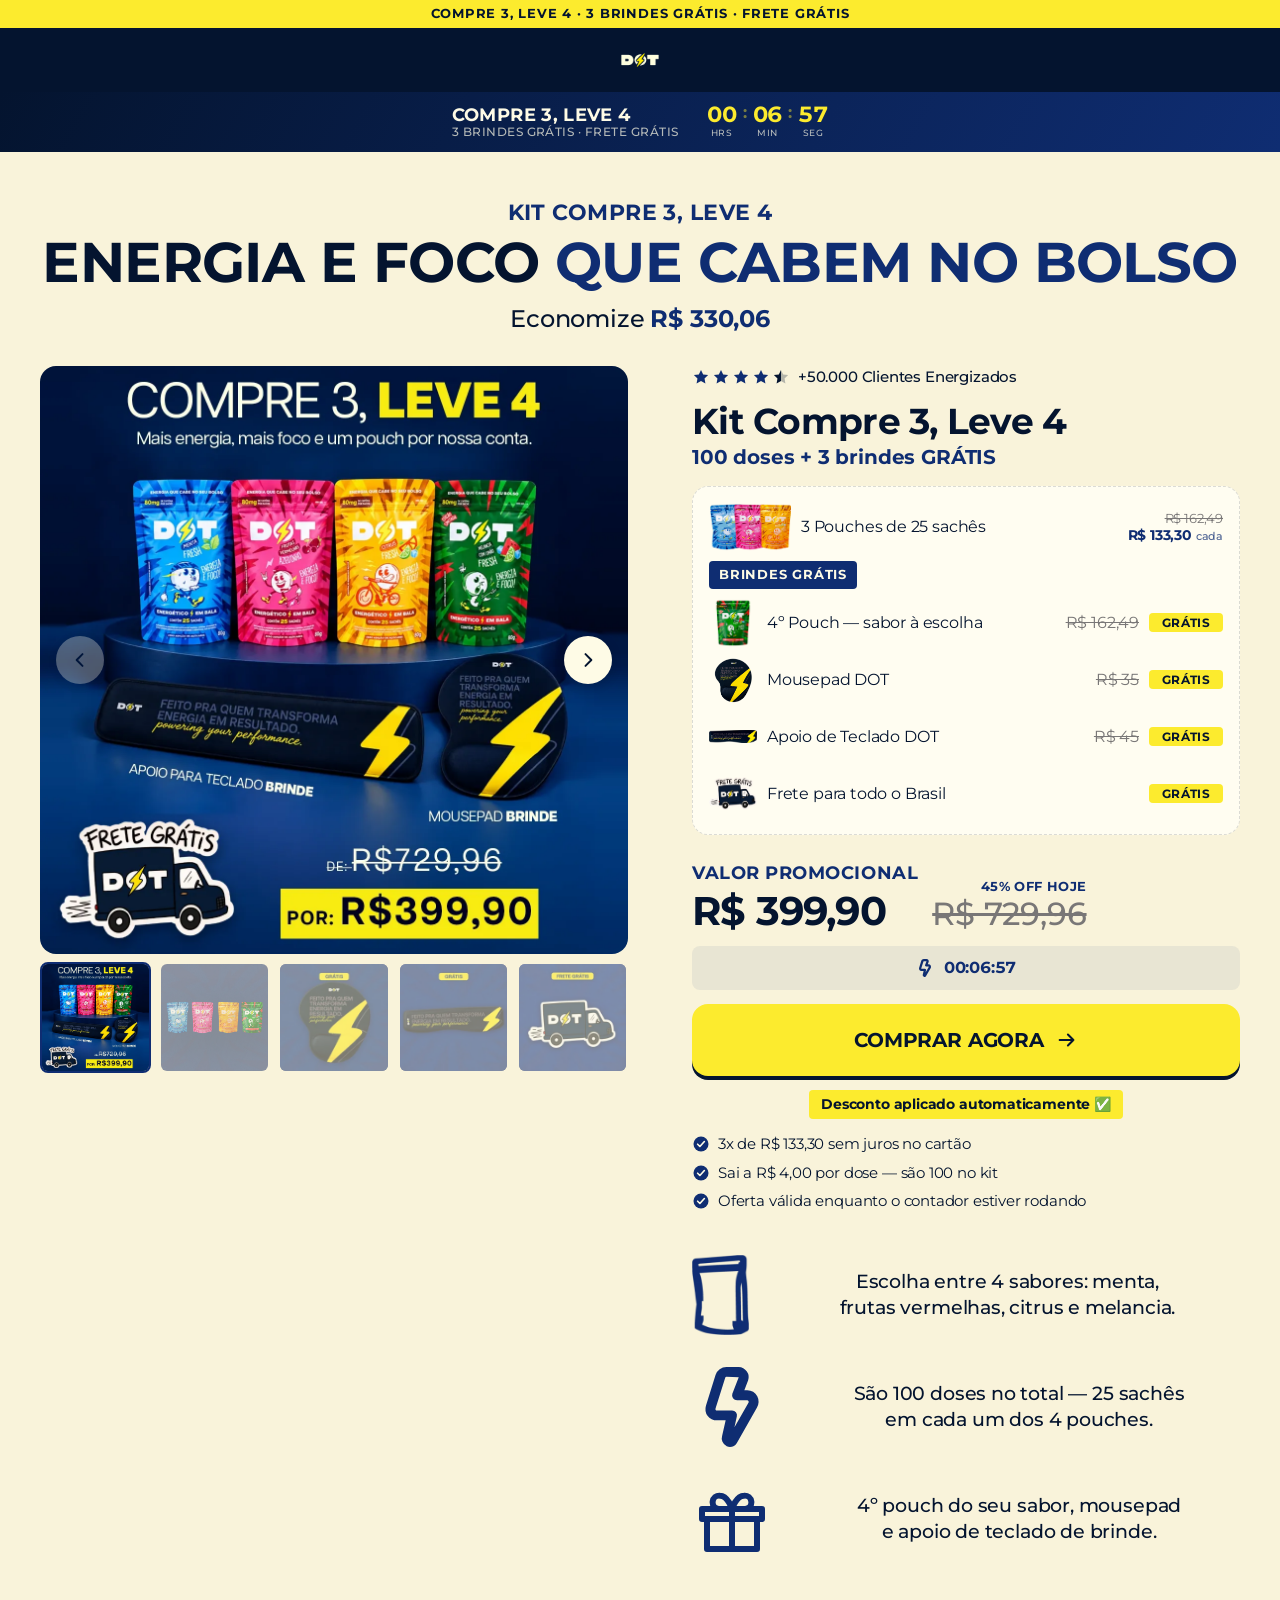
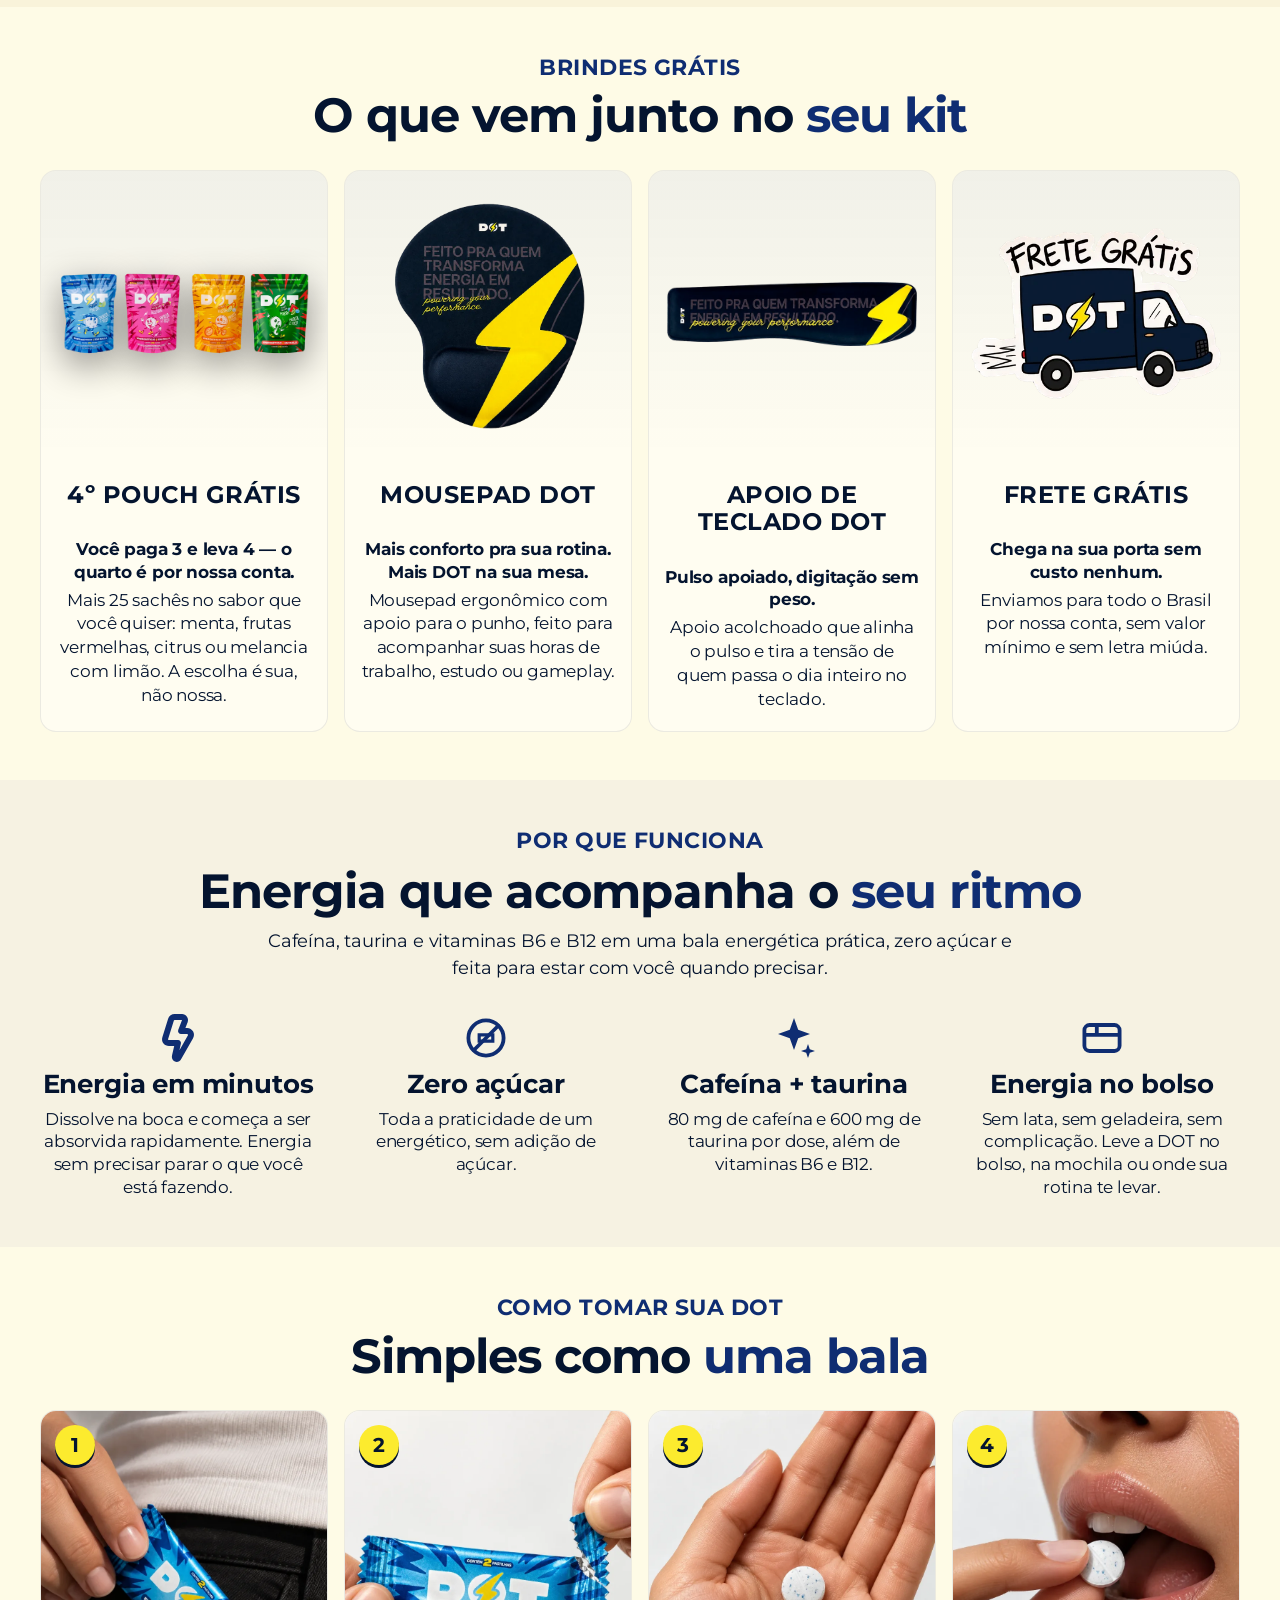
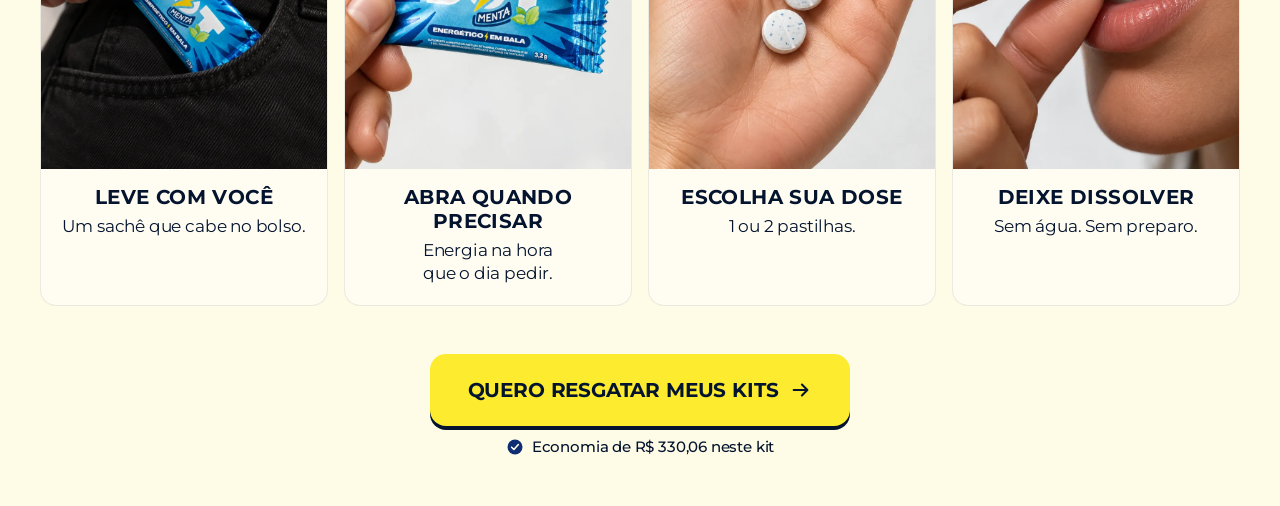
<file: index.html>
<!doctype html>
<html lang="pt-BR">
<head>
<meta charset="utf-8">
<meta name="viewport" content="width=device-width, initial-scale=1">
<title>Compre 3, Leve 4 — 100 doses + 3 brindes | DOT Energy</title>
<meta name="description" content="Compre 3 pouches de 25 sachês e leve o 4º grátis, no sabor que você escolher — menta, frutas vermelhas, citrus ou melancia — com mousepad, apoio de teclado e frete grátis. De R$ 729,96 por R$ 399,90.">

<!-- a capa e a maior imagem da primeira tela: comeca a baixar antes do CSS e do Swiper -->
<link rel="preload" as="image" href="assets/galeria-capa-compre3-leve4.webp" fetchpriority="high">
<link rel="preconnect" href="https://fonts.googleapis.com">
<link rel="preconnect" href="https://fonts.gstatic.com" crossorigin>
<link rel="preconnect" href="https://cdn.jsdelivr.net">
<link href="https://fonts.googleapis.com/css2?family=Montserrat:ital,wght@0,400;0,500;0,700;1,400;1,700&display=swap" rel="stylesheet">
<link rel="stylesheet" href="https://cdn.jsdelivr.net/npm/swiper@11.1.14/swiper-bundle.min.css">
<link rel="stylesheet" href="v2.css">
</head>
<body>

<svg width="0" height="0" style="position:absolute" aria-hidden="true"><defs>
  <symbol id="i-bolt" viewBox="0 0 24 24"><path d="M11.38 24Q10.9 24 10.42 23.76Q9.54 23.36 9.14 22.44Q8.74 21.52 9.06 20.56L10.1 16H7.46Q6.66 16 5.9 15.64Q5.14 15.28 4.66 14.64Q4.18 14 4.06 13.2Q3.94 12.4 4.18 11.6L7.06 2.4Q7.38 1.36 8.3 0.68Q9.22 0 10.34 0H14.02Q14.74 0 15.38 0.36Q16.02 0.72 16.46 1.32Q16.9 1.92 16.98 2.64Q17.06 3.36 16.82 4.08L15.7 6.96H16.58Q17.54 6.96 18.34 7.44Q19.14 7.92 19.58 8.76Q20.02 9.6 19.98 10.52Q19.94 11.44 19.46 12.24L13.46 22.8Q13.14 23.36 12.58 23.68Q12.02 24 11.38 24ZM10.34 2.96Q10.02 2.96 9.94 3.28L7.06 12.48Q6.98 12.72 7.1 12.88Q7.22 13.04 7.46 13.04H12.02Q12.74 13.04 13.18 13.6Q13.62 14.16 13.46 14.8L12.74 18.08L16.98 10.64Q17.06 10.4 16.94 10.2Q16.82 10 16.58 10H13.54Q12.74 10 12.3 9.36Q11.86 8.72 12.1 8L14.02 3.04Z" fill="currentColor"/></symbol>
  <symbol id="i-check" viewBox="0 0 24 24"><circle cx="12" cy="12" r="10" fill="currentColor"/><path d="m7.5 12.3 3 3 6-6.6" fill="none" stroke="#fefbe6" stroke-width="2.2" stroke-linecap="round" stroke-linejoin="round"/></symbol>
  <symbol id="i-arrow" viewBox="0 0 24 24"><path d="M4 12h15m0 0-6-6m6 6-6 6" fill="none" stroke="currentColor" stroke-width="2.2" stroke-linecap="round" stroke-linejoin="round"/></symbol>
  <symbol id="i-star" viewBox="0 0 24 24"><path d="m12 2.5 2.9 6 6.6.9-4.8 4.6 1.2 6.5-5.9-3.1-5.9 3.1 1.2-6.5L2.5 9.4l6.6-.9 2.9-6Z" fill="currentColor"/></symbol>
  <symbol id="i-star-half" viewBox="0 0 24 24"><defs><linearGradient id="half-fill" x1="0" x2="1" y1="0" y2="0"><stop offset="50%" stop-color="currentColor"/><stop offset="50%" stop-color="currentColor" stop-opacity=".28"/></linearGradient></defs><path d="m12 2.5 2.9 6 6.6.9-4.8 4.6 1.2 6.5-5.9-3.1-5.9 3.1 1.2-6.5L2.5 9.4l6.6-.9 2.9-6Z" fill="url(#half-fill)"/></symbol>
  <symbol id="i-plus" viewBox="0 0 24 24"><path d="M12 5v14M5 12h14" fill="none" stroke="currentColor" stroke-width="2.4" stroke-linecap="round"/></symbol>
  <symbol id="i-gift" viewBox="0 0 24 24"><path d="M3 9h18v3H3V9Zm1.5 3H19.5v9h-15v-9ZM12 9v12M12 9s-1.2-4-3.6-4A2 2 0 0 0 8 9h4Zm0 0s1.2-4 3.6-4A2 2 0 0 1 16 9h-4Z" fill="none" stroke="currentColor" stroke-width="1.8" stroke-linejoin="round"/></symbol>
  <symbol id="i-sparkle" viewBox="0 0 24 24"><path d="m12 2 2.1 5.9L20 10l-5.9 2.1L12 18l-2.1-5.9L4 10l5.9-2.1L12 2Z" fill="currentColor"/><path d="m19 15 .9 2.6 2.6.9-2.6.9-.9 2.6-.9-2.6-2.6-.9 2.6-.9.9-2.6Z" fill="currentColor"/></symbol>
  <symbol id="i-target" viewBox="0 0 24 24"><circle cx="12" cy="12" r="8.5" fill="none" stroke="currentColor" stroke-width="1.9"/><circle cx="12" cy="12" r="4.4" fill="none" stroke="currentColor" stroke-width="1.9"/><circle cx="12" cy="12" r="1.5" fill="currentColor"/></symbol>
  <symbol id="i-nosugar" viewBox="0 0 24 24"><circle cx="12" cy="12" r="8.8" fill="none" stroke="currentColor" stroke-width="1.9"/><path d="M6 18 18 6" stroke="currentColor" stroke-width="1.9" stroke-linecap="round"/><path d="M8.6 10.4h6.8v3.2H8.6z" fill="none" stroke="currentColor" stroke-width="1.6"/></symbol>
  <symbol id="i-vitamin" viewBox="0 0 24 24"><g transform="rotate(-45 12 12)" fill="none" stroke="currentColor" stroke-width="1.9"><rect x="2.2" y="8.3" width="19.6" height="7.4" rx="3.7"/><path d="M12 8.3v7.4"/></g></symbol>
  <symbol id="i-pocket" viewBox="0 0 24 24"><rect x="3.2" y="5.5" width="17.6" height="13" rx="2.6" fill="none" stroke="currentColor" stroke-width="1.9"/><path d="M3.2 10.4h17.6M9.4 5.5v4.9" fill="none" stroke="currentColor" stroke-width="1.9"/></symbol>
</defs></svg>

<!-- ================= 1 · HEADER + COUNTDOWN ================= -->
<header class="navbar">
  <div class="announce">Compre 3, Leve 4 &middot; 3 brindes grátis &middot; frete grátis</div>
  <!-- so o logo, centralizado: o menu e a sacola nao levavam a lugar nenhum -->
  <div class="nav-row">
    <img class="nav-logo" src="assets/logo-dot.webp" alt="DOT Energy" width="240" height="240" loading="eager" decoding="async">
  </div>
</header>

<!-- data-minutes: duracao da contagem; data-extra-minutes: o que o botao "Sim" devolve -->
<div class="salebar" id="salebar" data-minutes="7" data-extra-minutes="5">
  <div class="salebar__left">
    <span class="salebar__title">Compre 3, Leve 4</span>
    <span class="salebar__desc">3 brindes grátis &middot; frete grátis</span>
  </div>

  <div class="timer" role="timer" aria-label="Tempo restante da oferta">
    <div class="timer__unit"><span class="timer__num" data-t="h">00</span><span class="timer__lab">HRS</span></div>
    <span class="timer__sep">:</span>
    <div class="timer__unit"><span class="timer__num" data-t="m">00</span><span class="timer__lab">MIN</span></div>
    <span class="timer__sep">:</span>
    <div class="timer__unit"><span class="timer__num" data-t="s">00</span><span class="timer__lab">SEG</span></div>
  </div>

  <div class="more-time">
    <span class="more-time__label">Precisa de mais tempo?</span>
    <button class="more-time__btn" type="button" data-reset-timer>Sim</button>
  </div>

  <div class="reserved">Oferta reservada</div>
</div>

<main>

<!-- ================= 2 · OFERTA ================= -->
<section class="section offer" id="oferta">
  <div class="container">

    <div class="offer__head">
      <p class="eyebrow">Kit Compre 3, Leve 4</p>
      <h1 class="h1">Energia e foco <span class="hl">que cabem no bolso</span></h1>
      <p class="offer__sub">Economize <strong>R$ 330,06</strong></p>
    </div>

    <div class="offer__layout">

      <!-- Galeria -->
      <div class="offer__gallery">
        <div class="gallery__main swiper" id="galleryMain">
          <div class="swiper-wrapper">

            <!-- capa da oferta 8, montada a partir da arte original (1080x1384, em assets-src): corte do
                 titulo ao preco, sem a faixa "oferta limitada". O 45% OFF e o FRETE GRATIS escrito sairam,
                 e no lugar deles entrou o adesivo do caminhao (assets-src/brinde-frete-gratis.png), a 40px
                 da borda esquerda e com a base alinhada a da caixa do preco. O fundo foi estendido 54px de
                 cada lado para fechar o quadrado da galeria -->
            <div class="swiper-slide"><div class="gallery__slide gallery__slide--full media-frame"><img src="assets/galeria-capa-compre3-leve4.webp" alt="Compre 3, leve 4: os 4 pouches DOT (menta, frutas vermelhas, citrus e melancia com limão), apoio de teclado e mousepad de brinde e frete grátis, de R$ 729,96 por R$ 399,90" width="1188" height="1188" loading="eager" decoding="async" fetchpriority="high"></div></div>

            <div class="swiper-slide">
              <div class="gallery__slide media-frame">
                <div class="compo compo--sabores">
                  <figure><img src="assets/sabor-menta.webp"    alt="Sabor menta" width="300" height="433" loading="lazy" decoding="async"><figcaption>Menta</figcaption></figure>
                  <figure><img src="assets/sabor-frutas.webp"   alt="Sabor frutas vermelhas" width="300" height="433" loading="lazy" decoding="async"><figcaption>Frutas<br>vermelhas</figcaption></figure>
                  <figure><img src="assets/sabor-citrus.webp"   alt="Sabor citrus" width="300" height="433" loading="lazy" decoding="async"><figcaption>Citrus</figcaption></figure>
                  <figure><img src="assets/sabor-melancia.webp" alt="Sabor melancia com limão" width="300" height="433" loading="lazy" decoding="async"><figcaption>Melancia<br>c/ limão</figcaption></figure>
                </div>
              </div>
            </div>

            <div class="swiper-slide"><div class="gallery__slide gallery__slide--full media-frame"><img src="assets/galeria-mousepad-gratis.webp"      alt="Mousepad DOT grátis" width="1254" height="1254" loading="lazy" decoding="async"></div></div>
            <div class="swiper-slide"><div class="gallery__slide gallery__slide--full media-frame"><img src="assets/galeria-apoio-teclado-gratis.webp" alt="Apoio de teclado DOT grátis" width="1254" height="1254" loading="lazy" decoding="async"></div></div>
            <div class="swiper-slide"><div class="gallery__slide gallery__slide--full media-frame"><img src="assets/galeria-frete-gratis.webp"        alt="Frete grátis para todo o Brasil" width="1254" height="1254" loading="lazy" decoding="async"></div></div>

          </div>

          <button class="nav-arrow nav-arrow--prev" id="galleryPrev" type="button" aria-label="Imagem anterior">
            <svg width="20" height="20" viewBox="0 0 24 24" aria-hidden="true"><path d="M15 5 8 12l7 7" fill="none" stroke="currentColor" stroke-width="2.4" stroke-linecap="round" stroke-linejoin="round"/></svg>
          </button>
          <button class="nav-arrow nav-arrow--next" id="galleryNext" type="button" aria-label="Próxima imagem">
            <svg width="20" height="20" viewBox="0 0 24 24" aria-hidden="true"><path d="m9 5 7 7-7 7" fill="none" stroke="currentColor" stroke-width="2.4" stroke-linecap="round" stroke-linejoin="round"/></svg>
          </button>
        </div>

        <div class="gallery__thumbs swiper" id="galleryThumbs">
          <div class="swiper-wrapper">
            <div class="swiper-slide"><div class="gallery__slide gallery__slide--full media-frame"><img src="assets/galeria-capa-compre3-leve4.webp" alt="" width="1188" height="1188" loading="eager" decoding="async"></div></div>
            <div class="swiper-slide">
              <div class="gallery__slide media-frame">
                <div class="compo compo--sabores">
                  <figure><img src="assets/sabor-menta.webp"    alt="" width="300" height="433" loading="eager" decoding="async"></figure>
                  <figure><img src="assets/sabor-frutas.webp"   alt="" width="300" height="433" loading="eager" decoding="async"></figure>
                  <figure><img src="assets/sabor-citrus.webp"   alt="" width="300" height="433" loading="eager" decoding="async"></figure>
                  <figure><img src="assets/sabor-melancia.webp" alt="" width="300" height="433" loading="eager" decoding="async"></figure>
                </div>
              </div>
            </div>
            <div class="swiper-slide"><div class="gallery__slide gallery__slide--full media-frame"><img src="assets/galeria-mousepad-gratis-mini.webp" alt="" width="240" height="240" loading="eager" decoding="async"></div></div>
            <div class="swiper-slide"><div class="gallery__slide gallery__slide--full media-frame"><img src="assets/galeria-apoio-teclado-gratis-mini.webp" alt="" width="240" height="240" loading="eager" decoding="async"></div></div>
            <div class="swiper-slide"><div class="gallery__slide gallery__slide--full media-frame"><img src="assets/galeria-frete-gratis-mini.webp" alt="" width="240" height="240" loading="eager" decoding="async"></div></div>
          </div>
        </div>
      </div>

      <!-- Card -->
      <div class="offer__card">
        <div class="card">

          <div class="rating">
            <span class="rating__stars" role="img" aria-label="4,5 de 5 estrelas">
              <svg width="18" height="18"><use href="#i-star"/></svg><svg width="18" height="18"><use href="#i-star"/></svg><svg width="18" height="18"><use href="#i-star"/></svg><svg width="18" height="18"><use href="#i-star"/></svg><svg width="18" height="18"><use href="#i-star-half"/></svg>
            </span>
            <span class="rating__count">+50.000 Clientes Energizados</span>
          </div>

          <div>
            <h2 class="card__title">Kit Compre 3, Leve 4</h2>
            <p class="card__doses">100 doses + 3 brindes GRÁTIS</p>
          </div>

          <div class="gifts-box">
            <ul class="gift-list">
              <li>
                <span class="gift-list__trio">
                  <img class="gift-list__img" src="assets/sabor-menta.webp"  alt="Pouch de menta" width="300" height="433" loading="lazy" decoding="async">
                  <img class="gift-list__img" src="assets/sabor-frutas.webp" alt="Pouch de frutas vermelhas" width="300" height="433" loading="lazy" decoding="async">
                  <img class="gift-list__img" src="assets/sabor-citrus.webp" alt="Pouch de citrus" width="300" height="433" loading="lazy" decoding="async">
                </span>
                <span class="gift-list__name">3 Pouches de 25 sachês</span>
                <span class="gift-list__price">
                  <span class="gift-list__was">R$ 162,49</span>
                  <span class="now">R$ 133,30 <small>cada</small></span>
                </span>
              </li>
            </ul>

            <span class="tag">Brindes grátis</span>

            <ul class="gift-list">
              <li>
                <span class="gift-list__img gift-list__img--giro" role="img" aria-label="4º pouch DOT, grátis, no sabor que você escolher">
                  <img class="is-on" src="assets/sabor-melancia.webp" alt="" width="300" height="433" loading="lazy" decoding="async">
                  <img src="assets/sabor-menta.webp" alt="" width="300" height="433" loading="lazy" decoding="async">
                  <img src="assets/sabor-frutas.webp" alt="" width="300" height="433" loading="lazy" decoding="async">
                  <img src="assets/sabor-citrus.webp" alt="" width="300" height="433" loading="lazy" decoding="async">
                </span>
                <span class="gift-list__name">4º Pouch — sabor à escolha</span>
                <span class="gift-list__was">R$ 162,49</span>
                <span class="free">Grátis</span>
              </li>
              <li>
                <img class="gift-list__img" src="assets/brinde-mousepad.webp" alt="Mousepad DOT" width="620" height="751" loading="lazy" decoding="async">
                <span class="gift-list__name">Mousepad DOT</span>
                <span class="gift-list__was">R$ 35</span>
                <span class="free">Grátis</span>
              </li>
              <li>
                <img class="gift-list__img" src="assets/brinde-apoio-teclado.webp" alt="Apoio de teclado DOT" width="620" height="158" loading="lazy" decoding="async">
                <span class="gift-list__name">Apoio de Teclado DOT</span>
                <span class="gift-list__was">R$ 45</span>
                <span class="free">Grátis</span>
              </li>
              <li>
                <img class="gift-list__img" src="assets/brinde-frete-gratis.webp" alt="Frete grátis DOT" width="420" height="287" loading="lazy" decoding="async">
                <span class="gift-list__name">Frete para todo o Brasil</span>
                <span class="free">Grátis</span>
              </li>
            </ul>
          </div>

          <div class="price">
            <p class="price__label">Valor promocional</p>
            <span class="price__badge">45% OFF hoje</span>
            <span class="price__now">R$ 399,90</span>
            <span class="price__was">R$ 729,96</span>
          </div>

          <div class="urgency">
            <svg width="18" height="18" aria-hidden="true"><use href="#i-bolt"/></svg>
            <span class="urgency__time" id="timerInline">00:00:00</span>
            <span class="more-time">
              <span class="more-time__label">Precisa de mais tempo?</span>
              <button class="more-time__btn" type="button" data-reset-timer>Sim</button>
            </span>
            <span class="reserved">Oferta reservada</span>
          </div>

          <!-- data-checkout: link de compra da Yampi (/r/). O cupom nao fica aqui: e um por
               sabor, no data-cupom da etapa 2 do popup, como na oferta 5. A conta dos R$ 399,90:
               3 pouches (R$ 487,47) + kit mousepad+teclado (R$ 80) - desconto progressivo da loja
               (R$ 112,56) - cupom (R$ 55,01). -->
          <a class="btn" href="#" id="checkoutBtn" data-open-flavors data-checkout="https://seguro.minhadot.com/r/">
            Comprar agora
            <svg width="22" height="22" aria-hidden="true"><use href="#i-arrow"/></svg>
          </a>

          <span class="autodiscount">Desconto aplicado automaticamente ✅</span>

          <ul class="assurances">
            <li><svg width="18" height="18" aria-hidden="true"><use href="#i-check"/></svg>3x de R$ 133,30 sem juros no cartão</li>
            <li><svg width="18" height="18" aria-hidden="true"><use href="#i-check"/></svg>Sai a R$ 4,00 por dose — são 100 no kit</li>
            <li><svg width="18" height="18" aria-hidden="true"><use href="#i-check"/></svg>Oferta válida enquanto o contador estiver rodando</li>
          </ul>

          <ul class="bullets">
            <li class="bullet">
              <img class="bullet__icon" src="assets/icone-pouch.webp" alt="" width="128" height="180" loading="lazy" decoding="async">
              <span>Escolha entre 4 sabores: menta, frutas vermelhas, citrus e melancia.</span>
            </li>
            <li class="bullet">
              <svg width="64" height="64" aria-hidden="true"><use href="#i-bolt"/></svg>
              <span>São 100 doses no total — 25 sachês em cada um dos 4 pouches.</span>
            </li>
            <li class="bullet">
              <svg width="64" height="64" aria-hidden="true"><use href="#i-gift"/></svg>
              <span>4º pouch do seu sabor, mousepad e apoio de teclado de brinde.</span>
            </li>
          </ul>

        </div>
      </div>

    </div>
  </div>
</section>

<!-- ================= 3 · BRINDES ================= -->
<section class="section gifts">
  <div class="container">

    <div class="gifts__head">
      <p class="eyebrow">Brindes grátis</p>
      <h2 class="h2">O que vem junto no <span class="hl">seu kit</span></h2>
    </div>

    <div class="gifts__grid">
      <article class="gift-card">
        <div class="gift-card__media media-frame">
          <div class="compo compo--sabores">
            <figure><img src="assets/sabor-menta.webp"    alt="Pouch de menta" loading="lazy" width="300" height="433" decoding="async"></figure>
            <figure><img src="assets/sabor-frutas.webp"   alt="Pouch de frutas vermelhas" loading="lazy" width="300" height="433" decoding="async"></figure>
            <figure><img src="assets/sabor-citrus.webp"   alt="Pouch de citrus" loading="lazy" width="300" height="433" decoding="async"></figure>
            <figure><img src="assets/sabor-melancia.webp" alt="Pouch de melancia com limão" loading="lazy" width="300" height="433" decoding="async"></figure>
          </div>
        </div>
        <div class="gift-card__body">
          <p class="gift-card__title">4º Pouch grátis</p>
          <p class="gift-card__lead">Você paga 3 e leva 4 — o quarto é por nossa conta.</p>
          <p class="gift-card__text">Mais 25 sachês no sabor que você quiser: menta, frutas vermelhas, citrus ou melancia com limão. A escolha é sua, não nossa.</p>
        </div>
      </article>
      <article class="gift-card">
        <div class="gift-card__media media-frame"><img src="assets/brinde-mousepad.webp" alt="Mousepad DOT" loading="lazy" width="620" height="751" decoding="async"></div>
        <div class="gift-card__body">
          <p class="gift-card__title">Mousepad DOT</p>
          <p class="gift-card__lead">Mais conforto pra sua rotina. Mais DOT na sua mesa.</p>
          <p class="gift-card__text">Mousepad ergonômico com apoio para o punho, feito para acompanhar suas horas de trabalho, estudo ou gameplay.</p>
        </div>
      </article>
      <article class="gift-card">
        <div class="gift-card__media media-frame"><img src="assets/brinde-apoio-teclado.webp" alt="Apoio de teclado DOT" loading="lazy" width="620" height="158" decoding="async"></div>
        <div class="gift-card__body">
          <p class="gift-card__title">Apoio de Teclado DOT</p>
          <p class="gift-card__lead">Pulso apoiado, digitação sem peso.</p>
          <p class="gift-card__text">Apoio acolchoado que alinha o pulso e tira a tensão de quem passa o dia inteiro no teclado.</p>
        </div>
      </article>
      <article class="gift-card">
        <div class="gift-card__media media-frame"><img src="assets/brinde-frete-gratis.webp" alt="Frete grátis DOT" loading="lazy" width="420" height="287" decoding="async"></div>
        <div class="gift-card__body">
          <p class="gift-card__title">Frete Grátis</p>
          <p class="gift-card__lead">Chega na sua porta sem custo nenhum.</p>
          <p class="gift-card__text">Enviamos para todo o Brasil por nossa conta, sem valor mínimo e sem letra miúda.</p>
        </div>
      </article>
    </div>

    <div class="gifts__slider bleed slider-clip">
      <div class="swiper" id="giftsSwiper">
        <div class="swiper-wrapper">
          <div class="swiper-slide">
            <article class="gift-card">
              <div class="gift-card__media media-frame">
                <div class="compo compo--sabores">
                  <figure><img src="assets/sabor-menta.webp"    alt="Pouch de menta" loading="lazy" width="300" height="433" decoding="async"></figure>
                  <figure><img src="assets/sabor-frutas.webp"   alt="Pouch de frutas vermelhas" loading="lazy" width="300" height="433" decoding="async"></figure>
                  <figure><img src="assets/sabor-citrus.webp"   alt="Pouch de citrus" loading="lazy" width="300" height="433" decoding="async"></figure>
                  <figure><img src="assets/sabor-melancia.webp" alt="Pouch de melancia com limão" loading="lazy" width="300" height="433" decoding="async"></figure>
                </div>
              </div>
              <div class="gift-card__body">
                <p class="gift-card__title">4º Pouch grátis</p>
                <p class="gift-card__lead">Você paga 3 e leva 4 — o quarto é por nossa conta.</p>
                <p class="gift-card__text">Mais 25 sachês no sabor que você quiser: menta, frutas vermelhas, citrus ou melancia com limão. A escolha é sua, não nossa.</p>
              </div>
            </article>
          </div>
          <div class="swiper-slide">
            <article class="gift-card">
              <div class="gift-card__media media-frame"><img src="assets/brinde-mousepad.webp" alt="Mousepad DOT" loading="lazy" width="620" height="751" decoding="async"></div>
              <div class="gift-card__body">
                <p class="gift-card__title">Mousepad DOT</p>
                <p class="gift-card__lead">Mais conforto pra sua rotina. Mais DOT na sua mesa.</p>
                <p class="gift-card__text">Mousepad ergonômico com apoio para o punho, feito para acompanhar suas horas de trabalho, estudo ou gameplay.</p>
              </div>
            </article>
          </div>
          <div class="swiper-slide">
            <article class="gift-card">
              <div class="gift-card__media media-frame"><img src="assets/brinde-apoio-teclado.webp" alt="Apoio de teclado DOT" loading="lazy" width="620" height="158" decoding="async"></div>
              <div class="gift-card__body">
                <p class="gift-card__title">Apoio de Teclado DOT</p>
                <p class="gift-card__lead">Pulso apoiado, digitação sem peso.</p>
                <p class="gift-card__text">Apoio acolchoado que alinha o pulso e tira a tensão de quem passa o dia inteiro no teclado.</p>
              </div>
            </article>
          </div>
          <div class="swiper-slide">
            <article class="gift-card">
              <div class="gift-card__media media-frame"><img src="assets/brinde-frete-gratis.webp" alt="Frete grátis DOT" loading="lazy" width="420" height="287" decoding="async"></div>
              <div class="gift-card__body">
                <p class="gift-card__title">Frete Grátis</p>
                <p class="gift-card__lead">Chega na sua porta sem custo nenhum.</p>
                <p class="gift-card__text">Enviamos para todo o Brasil por nossa conta, sem valor mínimo e sem letra miúda.</p>
              </div>
            </article>
          </div>
        </div>
      </div>
      <div class="dots" id="giftsDots"></div>
    </div>

  </div>
</section>

<!-- ================= 4 · BENEFÍCIOS ================= -->
<section class="section benefits">
  <div class="container">

    <div class="benefits__head">
      <p class="eyebrow">Por que funciona</p>
      <h2 class="h2">Energia que acompanha o <span class="hl">seu ritmo</span></h2>
      <p class="lead">Cafeína, taurina e vitaminas B6 e B12 em uma bala energética prática, zero açúcar e feita para estar com você quando precisar.</p>
    </div>

    <div class="benefits__grid">
      <div class="benefit">
        <svg width="48" height="48" aria-hidden="true"><use href="#i-bolt"/></svg>
        <h3>Energia em minutos</h3>
        <p>Dissolve na boca e começa a ser absorvida rapidamente. Energia sem precisar parar o que você está fazendo.</p>
      </div>
      <div class="benefit">
        <svg width="48" height="48" aria-hidden="true"><use href="#i-nosugar"/></svg>
        <h3>Zero açúcar</h3>
        <p>Toda a praticidade de um energético, sem adição de açúcar.</p>
      </div>
      <div class="benefit">
        <svg width="48" height="48" aria-hidden="true"><use href="#i-sparkle"/></svg>
        <h3>Cafeína + taurina</h3>
        <p>80 mg de cafeína e 600 mg de taurina por dose, além de vitaminas B6 e B12.</p>
      </div>
      <div class="benefit">
        <svg width="48" height="48" aria-hidden="true"><use href="#i-pocket"/></svg>
        <h3>Energia no bolso</h3>
        <p>Sem lata, sem geladeira, sem complicação. Leve a DOT no bolso, na mochila ou onde sua rotina te levar.</p>
      </div>
</div>

  </div>
</section>

<!-- ================= 5 · COMO TOMAR ================= -->
<!-- os 4 passos da oferta 7 (bloco "Como usar"), no formato desta pagina.
     O CTA 2 fecha este bloco: antes ele ficava no fim dos beneficios -->
<section class="section how" id="como-tomar">
  <div class="container">

    <div class="how__head">
      <p class="eyebrow">Como tomar sua DOT</p>
      <h2 class="h2">Simples como <span class="hl">uma bala</span></h2>
    </div>

    <!-- role="list": sem ele o Safari tira a semantica de lista de um <ol> com list-style: none -->
    <ol class="how__grid" role="list">
      <li class="step">
        <div class="step__media media-frame">
          <img src="assets/como-tomar-1-bolso.webp" alt="Sachê DOT Menta sendo guardado no bolso da calça" width="800" height="1000" loading="lazy" decoding="async">
          <span class="step__num" aria-hidden="true">1</span>
        </div>
        <div class="step__body">
          <h3 class="step__title">Leve com você</h3>
          <p class="step__text">Um sachê que cabe no bolso.</p>
        </div>
      </li>
      <li class="step">
        <div class="step__media media-frame">
          <img src="assets/como-tomar-2-abrir.webp" alt="Mãos abrindo o sachê DOT Menta" width="800" height="1000" loading="lazy" decoding="async">
          <span class="step__num" aria-hidden="true">2</span>
        </div>
        <div class="step__body">
          <h3 class="step__title">Abra quando precisar</h3>
          <p class="step__text">Energia na hora que o dia pedir.</p>
        </div>
      </li>
      <li class="step">
        <div class="step__media media-frame">
          <img src="assets/como-tomar-3-dose.webp" alt="Duas pastilhas DOT na palma da mão" width="800" height="1000" loading="lazy" decoding="async">
          <span class="step__num" aria-hidden="true">3</span>
        </div>
        <div class="step__body">
          <h3 class="step__title">Escolha sua dose</h3>
          <p class="step__text">1 ou 2 pastilhas.</p>
        </div>
      </li>
      <li class="step">
        <div class="step__media media-frame">
          <img src="assets/como-tomar-4-dissolver.webp" alt="Pastilha DOT sendo colocada na boca" width="800" height="1000" loading="lazy" decoding="async">
          <span class="step__num" aria-hidden="true">4</span>
        </div>
        <div class="step__body">
          <h3 class="step__title">Deixe dissolver</h3>
          <p class="step__text">Sem água. Sem preparo.</p>
        </div>
      </li>
    </ol>

    <div class="cta-block">
      <a class="btn" href="#oferta" data-open-flavors>
        Quero resgatar meus kits
        <svg width="22" height="22" aria-hidden="true"><use href="#i-arrow"/></svg>
      </a>
      <p class="cta-note">
        <svg width="18" height="18" aria-hidden="true"><use href="#i-check"/></svg>
        Economia de R$ 330,06 neste kit
      </p>
    </div>

  </div>
</section>

</main>


<!-- ================= POPUP DE SABORES ================= -->
<div class="modal" id="flavorModal" hidden>
  <div class="modal__backdrop" data-close></div>

  <div class="modal__sheet" role="dialog" aria-modal="true" aria-labelledby="modalTitle">
    <span class="modal__grip" aria-hidden="true"></span>

    <div class="modal__head">
      <button class="modal__back" type="button" data-back aria-label="Voltar para a etapa anterior">
        <svg width="22" height="22" viewBox="0 0 24 24" aria-hidden="true"><path d="M20 12H5m0 0 6-6m-6 6 6 6" fill="none" stroke="currentColor" stroke-width="2.2" stroke-linecap="round" stroke-linejoin="round"/></svg>
      </button>
      <h2 class="modal__title" id="modalTitle">Escolha seus 3 pouches</h2>
      <button class="modal__close" type="button" data-close aria-label="Fechar">
        <svg width="20" height="20" viewBox="0 0 24 24" aria-hidden="true"><path d="M6 6l12 12M18 6L6 18" fill="none" stroke="currentColor" stroke-width="2.2" stroke-linecap="round"/></svg>
      </button>
    </div>

    <div class="modal__steps" aria-hidden="true">
      <span class="modal__step"></span><span class="modal__step"></span><span class="modal__step"></span>
    </div>

    <div class="modal__body">
      <div class="modal__track" id="modalTrack">
      <fieldset class="modal__panel modal__panel--conta" data-step="1">
        <legend class="sr-only">Sabores dos 3 pouches pagos</legend>

        <p class="conta-total" aria-live="polite"><strong data-conta-total>0</strong>/3 sabores</p>

        <div class="conta-grid">

          <div class="conta" data-conta data-qtd="0" data-yampi="T7OSNI4X3Z" data-sabor="Menta">
            <span class="conta__badge">O mais vendido</span>
            <span class="conta__media"><img src="assets/seletor-menta.webp" alt="" width="400" height="400" loading="lazy" decoding="async"></span>
            <span class="conta__name">Menta</span>
            <button class="conta__add" type="button" data-mais aria-label="Adicionar um pouch de Menta"><span class="conta__add-txt">Adicionar</span> <svg width="13" height="13" aria-hidden="true"><use href="#i-plus"/></svg></button>
            <span class="conta__steps">
              <button class="conta__btn" type="button" data-menos aria-label="Tirar um pouch de Menta"><svg width="16" height="16" viewBox="0 0 24 24" aria-hidden="true"><path d="M5 12h14" fill="none" stroke="currentColor" stroke-width="2.6" stroke-linecap="round"/></svg></button>
              <span class="conta__qtd" data-qtd-txt>0</span>
              <button class="conta__btn" type="button" data-mais aria-label="Adicionar um pouch de Menta"><svg width="16" height="16" aria-hidden="true"><use href="#i-plus"/></svg></button>
            </span>
          </div>

          <div class="conta" data-conta data-qtd="0" data-yampi="KEWK5304MU" data-sabor="Frutas Vermelhas">
            <span class="conta__media"><img src="assets/seletor-frutas.webp" alt="" width="400" height="400" loading="lazy" decoding="async"></span>
            <span class="conta__name">Frutas Vermelhas</span>
            <button class="conta__add" type="button" data-mais aria-label="Adicionar um pouch de Frutas Vermelhas"><span class="conta__add-txt">Adicionar</span> <svg width="13" height="13" aria-hidden="true"><use href="#i-plus"/></svg></button>
            <span class="conta__steps">
              <button class="conta__btn" type="button" data-menos aria-label="Tirar um pouch de Frutas Vermelhas"><svg width="16" height="16" viewBox="0 0 24 24" aria-hidden="true"><path d="M5 12h14" fill="none" stroke="currentColor" stroke-width="2.6" stroke-linecap="round"/></svg></button>
              <span class="conta__qtd" data-qtd-txt>0</span>
              <button class="conta__btn" type="button" data-mais aria-label="Adicionar um pouch de Frutas Vermelhas"><svg width="16" height="16" aria-hidden="true"><use href="#i-plus"/></svg></button>
            </span>
          </div>

          <div class="conta" data-conta data-qtd="0" data-yampi="5IM1U6QS0Q" data-sabor="Citrus">
            <span class="conta__media"><img src="assets/seletor-citrus.webp" alt="" width="400" height="400" loading="lazy" decoding="async"></span>
            <span class="conta__name">Citrus</span>
            <button class="conta__add" type="button" data-mais aria-label="Adicionar um pouch de Citrus"><span class="conta__add-txt">Adicionar</span> <svg width="13" height="13" aria-hidden="true"><use href="#i-plus"/></svg></button>
            <span class="conta__steps">
              <button class="conta__btn" type="button" data-menos aria-label="Tirar um pouch de Citrus"><svg width="16" height="16" viewBox="0 0 24 24" aria-hidden="true"><path d="M5 12h14" fill="none" stroke="currentColor" stroke-width="2.6" stroke-linecap="round"/></svg></button>
              <span class="conta__qtd" data-qtd-txt>0</span>
              <button class="conta__btn" type="button" data-mais aria-label="Adicionar um pouch de Citrus"><svg width="16" height="16" aria-hidden="true"><use href="#i-plus"/></svg></button>
            </span>
          </div>

          <div class="conta" data-conta data-qtd="0" data-yampi="R5F5MQP29R" data-sabor="Melancia com Limão">
            <span class="conta__badge">Edição limitada</span>
            <span class="conta__media"><img src="assets/seletor-melancia.webp" alt="" width="400" height="400" loading="lazy" decoding="async"></span>
            <span class="conta__name">Melancia com Limão</span>
            <button class="conta__add" type="button" data-mais aria-label="Adicionar um pouch de Melancia com Limão"><span class="conta__add-txt">Adicionar</span> <svg width="13" height="13" aria-hidden="true"><use href="#i-plus"/></svg></button>
            <span class="conta__steps">
              <button class="conta__btn" type="button" data-menos aria-label="Tirar um pouch de Melancia com Limão"><svg width="16" height="16" viewBox="0 0 24 24" aria-hidden="true"><path d="M5 12h14" fill="none" stroke="currentColor" stroke-width="2.6" stroke-linecap="round"/></svg></button>
              <span class="conta__qtd" data-qtd-txt>0</span>
              <button class="conta__btn" type="button" data-mais aria-label="Adicionar um pouch de Melancia com Limão"><svg width="16" height="16" aria-hidden="true"><use href="#i-plus"/></svg></button>
            </span>
          </div>

        </div>
      </fieldset>

      <fieldset class="modal__panel" data-step="2" inert aria-hidden="true">
        <legend class="sr-only">Sabor do 4º pouch (grátis)</legend>
        <!-- data-cupom: o cupom da Yampi deste sabor, como na oferta 5. O pouch gratis nao vai
             na lista do link: quem poe o POUCH <SABOR> (OFERTA) no pedido e o cupom, como
             brinde. Se fosse tambem pelo token, o carrinho mostrava o pouch duas vezes.
             Sao os cupons da oferta 8 (o "KT" no meio): alem do brinde, eles abatem o preco
             ate os R$ 399,90. Os da oferta 5 sao os mesmos sem o KT e so poem o brinde -->
        <div class="pick-grid pick-grid--sabores">
          <label class="pick">
            <input type="radio" name="pouch4" value="menta" data-cupom="CAWM7MG103KTCW83P4">
            <span class="pick__media"><img src="assets/seletor-menta.webp" alt="" width="400" height="400" loading="lazy" decoding="async"></span>
            <span class="pick__name">Menta</span>
            <svg class="pick__check" width="26" height="26" viewBox="0 0 24 24" aria-hidden="true"><circle cx="12" cy="12" r="12" fill="currentColor"/><path d="m7 12.4 3.2 3.2L17 8.8" fill="none" stroke="#04142f" stroke-width="2.4" stroke-linecap="round" stroke-linejoin="round"/></svg>
          </label>
          <label class="pick">
            <input type="radio" name="pouch4" value="frutas" data-cupom="CAWM7MG203KTCW83P4">
            <span class="pick__media"><img src="assets/seletor-frutas.webp" alt="" width="400" height="400" loading="lazy" decoding="async"></span>
            <span class="pick__name">Frutas Vermelhas</span>
            <svg class="pick__check" width="26" height="26" viewBox="0 0 24 24" aria-hidden="true"><circle cx="12" cy="12" r="12" fill="currentColor"/><path d="m7 12.4 3.2 3.2L17 8.8" fill="none" stroke="#04142f" stroke-width="2.4" stroke-linecap="round" stroke-linejoin="round"/></svg>
          </label>
          <label class="pick">
            <input type="radio" name="pouch4" value="citrus" data-cupom="CAWM7MG303KTCW83P4">
            <span class="pick__media"><img src="assets/seletor-citrus.webp" alt="" width="400" height="400" loading="lazy" decoding="async"></span>
            <span class="pick__name">Citrus</span>
            <svg class="pick__check" width="26" height="26" viewBox="0 0 24 24" aria-hidden="true"><circle cx="12" cy="12" r="12" fill="currentColor"/><path d="m7 12.4 3.2 3.2L17 8.8" fill="none" stroke="#04142f" stroke-width="2.4" stroke-linecap="round" stroke-linejoin="round"/></svg>
          </label>
          <label class="pick">
            <input type="radio" name="pouch4" value="melancia" data-cupom="CAWM7MG403KTCW83P4">
            <span class="pick__media"><img src="assets/seletor-melancia.webp" alt="" width="400" height="400" loading="lazy" decoding="async"></span>
            <span class="pick__name">Melancia com Limão</span>
            <svg class="pick__check" width="26" height="26" viewBox="0 0 24 24" aria-hidden="true"><circle cx="12" cy="12" r="12" fill="currentColor"/><path d="m7 12.4 3.2 3.2L17 8.8" fill="none" stroke="#04142f" stroke-width="2.4" stroke-linecap="round" stroke-linejoin="round"/></svg>
          </label>
        </div>
      </fieldset>

      <div class="modal__panel" data-step="3" inert aria-hidden="true">
        <div class="pick-grid pick-grid--gifts">
          <div class="pick is-won pick--wide">
            <span class="pick__media"><img src="assets/brinde-frete-gratis.webp" alt="" loading="lazy" width="420" height="287" decoding="async"></span>
            <span class="pick__name">Frete Grátis</span>
            <svg class="pick__check" width="26" height="26" viewBox="0 0 24 24" aria-hidden="true"><circle cx="12" cy="12" r="12" fill="currentColor"/><path d="m7 12.4 3.2 3.2L17 8.8" fill="none" stroke="#04142f" stroke-width="2.4" stroke-linecap="round" stroke-linejoin="round"/></svg>
          </div>
          <div class="pick is-won">
            <span class="pick__media"><img src="assets/brinde-apoio-teclado.webp" alt="" loading="lazy" width="620" height="158" decoding="async"></span>
            <span class="pick__name">Apoio de Teclado DOT</span>
            <svg class="pick__check" width="26" height="26" viewBox="0 0 24 24" aria-hidden="true"><circle cx="12" cy="12" r="12" fill="currentColor"/><path d="m7 12.4 3.2 3.2L17 8.8" fill="none" stroke="#04142f" stroke-width="2.4" stroke-linecap="round" stroke-linejoin="round"/></svg>
          </div>
          <!-- o KIT MOUSEPAD+TECLADOPAD da Yampi leva os dois brindes num produto so, entao
               o token fica so neste cartao: nos dois, o link pediria 2 kits -->
          <div class="pick is-won" data-yampi="DAKN0PBXKF">
            <span class="pick__media"><img src="assets/brinde-mousepad.webp" alt="" loading="lazy" width="620" height="751" decoding="async"></span>
            <span class="pick__name">Mousepad DOT</span>
            <svg class="pick__check" width="26" height="26" viewBox="0 0 24 24" aria-hidden="true"><circle cx="12" cy="12" r="12" fill="currentColor"/><path d="m7 12.4 3.2 3.2L17 8.8" fill="none" stroke="#04142f" stroke-width="2.4" stroke-linecap="round" stroke-linejoin="round"/></svg>
          </div>
        </div>
      </div>
      </div>
    </div>

    <div class="modal__foot">
      <div class="unlocked" id="modalUnlocked">
        <p class="unlocked__text">Você já desbloqueou: <strong>4º Pouch Grátis</strong>, <strong>Frete Grátis</strong>, <strong>Mousepad DOT</strong> e <strong>Apoio de Teclado</strong></p>
        <!-- o rodizio segue a ordem do texto -->
        <span class="unlocked__media" aria-hidden="true">
          <img src="assets/icone-pouch.webp" alt="" loading="lazy" width="128" height="180" decoding="async">
          <img src="assets/brinde-frete-gratis.webp" alt="" loading="lazy" width="420" height="287" decoding="async">
          <img src="assets/brinde-mousepad.webp" alt="" loading="lazy" width="620" height="751" decoding="async">
          <img src="assets/brinde-apoio-teclado.webp" alt="" loading="lazy" width="620" height="158" decoding="async">
        </span>
      </div>

      <button class="btn modal__cta" type="button" id="modalCta">
        Finalizar compra
        <svg width="22" height="22" aria-hidden="true"><use href="#i-arrow"/></svg>
      </button>
    </div>
  </div>
</div>

<!-- defer: baixam em paralelo e rodam na ordem, depois do HTML todo lido -->
<script src="https://cdn.jsdelivr.net/npm/swiper@11.1.14/swiper-bundle.min.js" defer></script>
<script src="v2.js" defer></script>
</body>
</html>
</file>
<file: v2.css>
/* ============================================================
   DOT ENERGY — Oferta 8 · Compre 3, Leve 4
   Segue a estrutura da RYZE Ritual Set em 4 blocos:
   header+countdown → oferta (título+galeria+card+bullets)
   → carrossel de brindes → benefícios, mais o "como tomar"
   da oferta 7 fechando com o CTA 2.
   Breakpoint único: 992px.
   ============================================================ */

:root {
  --navy:   #04142f;
  --blue:   #0f2d72;
  --yellow: #fceb2e;
  --cream:  #fefbe6;
  --gray:   #797777;

  --cream-2:    #f9f3da;              /* fundo do bloco de oferta */
  --cream-card: #fffdf1;              /* cards */
  --navy-08:    rgba(4, 20, 47, .08);
  --navy-14:    rgba(4, 20, 47, .14);
  --cream-70:   rgba(254, 251, 230, .70);

  --nav-h:       70px;
  --bar-h:       48px;
  --gutter:      20px;
  --container:   1360px;
  --section-pad: 32px;
  --radius:      16px;
  --radius-sm:   8px;
}

@media (min-width: 992px) {
  :root { --nav-h: 92px; --bar-h: 60px; --gutter: 40px; --section-pad: 48px; }
}

@media (max-width: 479px) {
  :root { --gutter: 15px; }
}

/* ---------- Reset ---------- */
*, *::before, *::after { box-sizing: border-box; }
html { -webkit-text-size-adjust: 100%; }

body {
  margin: 0;
  padding-top: calc(var(--nav-h) + var(--bar-h));
  background: var(--cream);
  color: var(--navy);
  font-family: "Montserrat", system-ui, -apple-system, "Segoe UI", sans-serif;
  font-size: 16px;
  line-height: 1.5;
  letter-spacing: -.01em;
  -webkit-font-smoothing: antialiased;
  overflow-x: hidden;
}

@media (min-width: 992px) { body { font-size: 18px; } }

img { display: block; max-width: 100%; height: auto; }
ul  { margin: 0; padding: 0; list-style: none; }
button { font: inherit; color: inherit; }

.container { width: 100%; max-width: var(--container); margin-inline: auto; padding-inline: var(--gutter); }
.section   { padding: var(--section-pad) 0; }

/* Sangra o carrossel até a borda da tela (o .negative-swiper da RYZE) */
.bleed       { margin-inline: calc(var(--gutter) * -1); }
.slider-clip { overflow: hidden; }

/* ---------- Tipografia ---------- */
.eyebrow {
  margin: 0;
  font-size: 18px;
  font-weight: 700;
  line-height: 1.2;
  letter-spacing: .02em;
  text-transform: uppercase;
  color: var(--blue);
}

.h1, .h2 { margin: 0; font-weight: 700; line-height: 1.1; letter-spacing: -.02em; }
/* Em caixa alta o tracking negativo aperta demais — afrouxa um pouco */
.h1 {
  font-size: clamp(1.9rem, 6.8vw, 3.5rem);
  letter-spacing: -.01em;
  text-transform: uppercase;
}
.h2 { font-size: clamp(1.9rem, 6vw, 3rem); }

.lead { margin: 0; font-size: 1rem; line-height: 1.5; }
.hl   { color: var(--blue); }

@media (min-width: 992px) {
  .eyebrow { font-size: 22px; }
  .lead    { font-size: 1.125rem; }
}

/* A Montserrat e ~18% mais larga que a Space Grotesk em caixa alta. No celular
   o minimo do clamp (1.9rem) virava 3 linhas no h1 e nos h2 de duas; aqui o
   tamanho acompanha a largura da tela e mantem as quebras de antes: 2 linhas
   no h1, 1 linha no "Simples como uma bala". Acima de 480px sobra espaco. */
@media (max-width: 479px) {
  .h1 { font-size: 7.8vw; }
  .h2 { font-size: 7.3vw; }
}

/* Molduras de imagem: a caixa manda na proporção, a imagem é absoluta.
   Nunca usar max-height:100% em imagem dentro de pai com aspect-ratio. */
.media-frame { position: relative; overflow: hidden; }

.media-frame > img {
  position: absolute;
  inset: var(--frame-pad, 16px);
  width:  calc(100% - var(--frame-pad, 16px) * 2);
  height: calc(100% - var(--frame-pad, 16px) * 2);
  object-fit: contain;
}

/* ---------- Botão ---------- */
.btn {
  display: flex;
  align-items: center;
  justify-content: center;
  gap: 12px;
  width: 100%;
  min-height: 63px;
  padding: 16px 28px;
  border: 0;
  border-radius: var(--radius);
  background: var(--yellow);
  color: var(--navy);
  font-size: 18px;
  font-weight: 700;
  text-transform: uppercase;
  text-decoration: none;
  cursor: pointer;
  box-shadow: 0 4px 0 0 var(--navy);
  transition: transform .14s ease, box-shadow .14s ease;
}

.btn:hover  { transform: translateY(-2px); box-shadow: 0 6px 0 0 var(--navy); }
.btn:active { transform: translateY(3px); box-shadow: 0 1px 0 0 var(--navy); }
.btn svg    { flex: none; }

@media (min-width: 992px) { .btn { min-height: 72px; font-size: 20px; } }

/* no celular o texto do botao tem que caber numa linha: "QUERO RESGATAR MEUS
   KITS" em Montserrat a 18px pedia 279px e o botao so tinha 255px livres */
@media (max-width: 479px) { .btn { padding-inline: 18px; font-size: clamp(14px, 4.3vw, 18px); } }

.cta-block { display: flex; flex-direction: column; align-items: center; gap: 10px; }

.cta-note {
  display: flex;
  align-items: center;
  gap: 8px;
  margin: 0;
  font-size: 15px;
  font-weight: 500;
}

.cta-note svg { flex: none; color: var(--blue); }

/* ============================================================
   1 · HEADER + BARRA DE COUNTDOWN
   ============================================================ */
.navbar { position: fixed; inset: 0 0 auto 0; z-index: 9999; }

.announce {
  display: flex;
  align-items: center;
  justify-content: center;
  height: 22px;
  background: var(--yellow);
  color: var(--navy);
  font-size: 11px;
  font-weight: 700;
  letter-spacing: .06em;
  text-transform: uppercase;
}

.nav-row {
  display: flex;
  align-items: center;
  justify-content: center;
  height: 48px;
  padding-inline: var(--gutter);
  background: var(--navy);
}

.nav-logo { height: 36px; width: auto; }

@media (min-width: 992px) {
  .announce { height: 28px; font-size: 13px; }
  .nav-row  { height: 64px; }
  .nav-logo { height: 44px; }
}

.salebar {
  position: fixed;
  top: var(--nav-h);
  left: 0; right: 0;
  z-index: 9998;
  display: flex;
  align-items: center;
  justify-content: center;
  gap: 16px;
  height: var(--bar-h);
  padding-inline: var(--gutter);
  background: linear-gradient(119deg, var(--navy), var(--blue));
  color: var(--cream);
}

.salebar__left  { display: flex; flex-direction: column; line-height: 1.15; }
.salebar__title { font-size: 15px; font-weight: 700; letter-spacing: .02em; text-transform: uppercase; }
.salebar__desc  { font-size: 10px; font-weight: 500; letter-spacing: .04em; text-transform: uppercase; color: var(--cream-70); }

.timer      { display: flex; align-items: flex-start; gap: 6px; }
.timer__unit{ display: flex; flex-direction: column; align-items: center; min-width: 30px; }
.timer__num { font-size: 18px; font-weight: 700; line-height: 1; color: var(--yellow); font-variant-numeric: tabular-nums; }
.timer__lab { font-size: 9px; font-weight: 500; letter-spacing: .08em; color: var(--cream-70); }
.timer__sep { font-size: 16px; font-weight: 700; line-height: 1.1; color: var(--yellow); opacity: .45; }

/* Estado "expirado" — a RYZE mostra MAIS TEMPO? / Sim por cima do contador */
.more-time { display: none; align-items: center; gap: 10px; }
.more-time__label { font-size: 12px; font-weight: 700; letter-spacing: .05em; text-transform: uppercase; }

.more-time__btn {
  padding: 5px 18px;
  border: 0;
  border-radius: 6px;
  background: var(--yellow);
  color: var(--navy);
  font-size: 14px;
  font-weight: 700;
  cursor: pointer;
}

/* Estado "reservado" — depois da prorrogacao a RYZE troca tudo por OFFER RESERVED */
.reserved {
  display: none;
  align-items: center;
  padding: 7px 16px;
  border-radius: 6px;
  background: rgba(254, 251, 230, .14);
  font-size: 12px;
  font-weight: 700;
  letter-spacing: .05em;
  text-transform: uppercase;
}

.is-expired  .timer    { display: none; }
.is-reserved .timer    { display: none; }
.is-expired  .more-time { display: flex; }
.is-reserved .reserved  { display: flex; }

@media (min-width: 992px) {
  .salebar { gap: 28px; }
  .salebar__title { font-size: 18px; }
  .salebar__desc  { font-size: 12px; }
  .timer__num { font-size: 22px; }
}

/* A barra tem altura fixa. No celular, com "Precisa de mais tempo?" ou "Oferta
   reservada" no lugar do contador, sobra pouca largura: o titulo diminui e a
   descricao sai -- ela repete a barra amarela logo acima. Com o contador
   rodando ela cabe e fica. */
@media (max-width: 479px) {
  .salebar__title { font-size: 13px; }
  .is-expired .salebar__desc,
  .is-reserved .salebar__desc { display: none; }
}

/* ============================================================
   2 · BLOCO DA OFERTA
   ============================================================ */
.offer { background: var(--cream-2); }

.offer__head { display: flex; flex-direction: column; align-items: center; gap: 6px; text-align: center; margin-bottom: 24px; }

/* subtitulo com a economia: o valor em azul, como o .hl do titulo */
.offer__sub { margin: 4px 0 0; font-size: clamp(1.125rem, 4.8vw, 1.5rem); font-weight: 500; line-height: 1.25; }
.offer__sub strong { font-weight: 700; color: var(--blue); }

.offer__layout { display: flex; flex-direction: column; gap: 24px; }

/* --- Galeria --- */
.gallery__main { position: relative; width: 100%; border-radius: var(--radius); overflow: hidden; }

/* Setas de navegação, como na galeria da RYZE */
.nav-arrow {
  position: absolute;
  top: 50%;
  transform: translateY(-50%);
  z-index: 5;
  display: grid;
  place-items: center;
  width: 40px;
  height: 40px;
  padding: 0;
  border: 0;
  border-radius: 50%;
  background: var(--cream);
  color: var(--navy);
  box-shadow: 0 2px 10px rgba(4, 20, 47, .3);
  cursor: pointer;
  transition: opacity .18s ease, transform .18s ease;
}

.nav-arrow:hover { transform: translateY(-50%) scale(1.06); }
.nav-arrow--prev { left: 10px; }
.nav-arrow--next { right: 10px; }
.nav-arrow.swiper-button-disabled { opacity: .3; cursor: default; }
.nav-arrow.swiper-button-disabled:hover { transform: translateY(-50%); }

@media (min-width: 992px) {
  .nav-arrow { width: 48px; height: 48px; }
  .nav-arrow--prev { left: 16px; }
  .nav-arrow--next { right: 16px; }
}

.gallery__slide {
  --frame-pad: 22px;
  aspect-ratio: 1 / 1;
  background: var(--navy) url("assets/textura-navy.webp") center/cover;
}

.gallery__slide > img { filter: drop-shadow(0 16px 24px rgba(0,0,0,.4)); }

/* Laminas com arte pronta (fundo azul e selo GRATIS ja na imagem): ocupam o
   quadro inteiro, sem respiro e sem sombra. A arte e quadrada como a lamina.
   0px e nao 0: o --frame-pad entra num calc() com 100%, e 0 sem unidade invalida */
.gallery__slide--full { --frame-pad: 0px; }
.gallery__slide--full > img { filter: none; }

/* Composições montadas em CSS dentro da lâmina */
.compo { position: absolute; inset: var(--frame-pad); display: flex; align-items: center; justify-content: center; gap: 2%; }
.compo img { flex: 0 1 auto; max-height: 100%; width: auto; filter: drop-shadow(0 14px 20px rgba(0,0,0,.42)); }

/* Sabores: 4 colunas de largura idêntica. Como os 4 PNGs foram
   normalizados no mesmo canvas (900×1300) com a mesma altura de pouch,
   colunas iguais garantem que os 4 saiam exatamente do mesmo tamanho. */
.compo--sabores {
  display: grid;
  grid-template-columns: repeat(4, 1fr);
  gap: 2%;
  align-content: center;
}

.compo--sabores figure { margin: 0; display: flex; flex-direction: column; align-items: center; gap: 8px; min-width: 0; }
.compo--sabores img { width: 100%; height: auto; filter: drop-shadow(0 12px 18px rgba(0,0,0,.42)); }

.compo--sabores figcaption {
  font-size: clamp(7px, 1.9vw, 14px);
  font-weight: 700;
  line-height: 1.15;
  letter-spacing: .03em;
  text-transform: uppercase;
  text-align: center;
  color: var(--cream);
}

.gallery__thumbs .compo--sabores figcaption { display: none; }

.gallery__thumbs { margin-top: 8px; }

.gallery__thumbs .swiper-slide {
  aspect-ratio: 1 / 1;
  border: 2px solid transparent;
  border-radius: var(--radius-sm);
  overflow: hidden;
  opacity: .5;
  cursor: pointer;
  transition: opacity .2s ease, border-color .2s ease;
}

.gallery__thumbs .swiper-slide-thumb-active { opacity: 1; border-color: var(--blue); }
.gallery__thumbs .gallery__slide { --frame-pad: 5px; }
.gallery__thumbs .gallery__slide--full { --frame-pad: 0px; }
.gallery__thumbs .compo { inset: 5px; }

/* --- Card --- */
.card { display: flex; flex-direction: column; gap: 11px; }

.rating { display: flex; align-items: center; gap: 8px; }
.rating__stars { display: flex; gap: 2px; color: var(--blue); }
.rating__count { font-size: 15px; font-weight: 500; }

.card__title { margin: 0; font-size: clamp(1.75rem, 6.4vw, 2.25rem); font-weight: 700; line-height: 1.1; letter-spacing: -.02em; }
.card__doses { margin: 0; font-size: 20px; font-weight: 700; color: var(--blue); }

/* Brindes dentro do card */
.gifts-box {
  display: flex;
  flex-direction: column;
  gap: 10px;
  padding: 16px;
  border: 1px dashed var(--navy-14);
  border-radius: var(--radius);
  background: var(--cream-card);
}

.tag {
  align-self: flex-start;
  padding: 4px 10px;
  border-radius: 4px;
  background: var(--blue);
  color: var(--cream);
  font-size: 13px;
  font-weight: 700;
  letter-spacing: .06em;
  text-transform: uppercase;
}

.gift-list { display: flex; flex-direction: column; gap: 9px; }
.gift-list li { display: flex; align-items: center; gap: 10px; font-size: 15px; line-height: 1.25; }
/* O "+" que ficava entre a miniatura e o nome foi removido: ali ele virava
   operador, e a linha lia como "ganha a imagem MAIS o mousepad".
   As imagens ja sao transparentes, entao nao levam fundo nenhum. */
.gift-list__img {
  flex: none;
  width: 48px; height: 48px;
  object-fit: contain;
}

/* pouches com rodizio de sabores: as 4 imagens empilhadas no mesmo quadro e
   so a .is-on aparece, com o mesmo esmaecer do rodizio do popup. Os 4 sabores
   foram normalizados com a mesma altura de pouch, entao a troca nao pula */
.gift-list__img--giro { position: relative; }
.gift-list__img--giro img {
  position: absolute; inset: 0;
  width: 100%; height: 100%;
  object-fit: contain;
  opacity: 0;
  transform: scale(.88);
  transition: opacity .35s ease, transform .35s ease;
}
.gift-list__img--giro img.is-on { opacity: 1; transform: none; }
/* os 3 pouches pagos ocupam uma linha so: as miniaturas ficam lado a lado,
   levemente sobrepostas como um leque. Cada uma e um rodizio proprio, comecando
   um sabor a frente da anterior, entao as tres nunca mostram o mesmo pouch. */
.gift-list__trio { flex: none; display: flex; align-items: center; }
.gift-list__trio .gift-list__img { width: 34px; }
.gift-list__trio .gift-list__img + .gift-list__img { margin-left: -10px; }

.gift-list__name { flex: 1; min-width: 0; }

/* nessa linha o "de/por" vai empilhado: ao lado de tres miniaturas, lado a lado
   ele roubava largura demais e o nome quebrava em quatro linhas */
.gift-list__price { flex: none; display: flex; flex-direction: column; align-items: flex-end; gap: 1px; line-height: 1.15; }
.gift-list__price .gift-list__was { font-size: 13px; }
.gift-list__price .now { min-width: 0; text-align: right; }
.gift-list__was  { flex: none; white-space: nowrap; color: var(--gray); text-decoration: line-through; }

/* preco com desconto dos pouches: azul, porque sobre o creme o destaque
   e sempre azul -- o amarelo do GRATIS so vale para o que nao se paga */
.now {
  flex: none;
  min-width: 74px;
  text-align: center;
  font-size: 14px; font-weight: 700;
  color: var(--blue);
  white-space: nowrap;
}
.now small { font-size: 11px; font-weight: 500; opacity: .75; }

.free { min-width: 74px; text-align: center; }

.free {
  flex: none;
  padding: 2px 7px;
  border-radius: 4px;
  background: var(--yellow);
  color: var(--navy);
  font-size: 12px;
  font-weight: 700;
  letter-spacing: .03em;
  text-transform: uppercase;
}

/* Preço */
.price__label { margin: 0; grid-area: 1 / 1 / 2 / 2; align-self: baseline; font-size: clamp(0.8rem, 4.2vw, 1.125rem); font-weight: 700; line-height: 1.2; letter-spacing: .03em; text-transform: uppercase; color: var(--blue); }
/* 3 linhas: rotulo + desconto / precos / unidade (2 col) */
.price { display: grid; grid-template-columns: auto auto; justify-content: start;
         align-items: center; column-gap: 14px; row-gap: 6px; margin-top: 14px; }
.price__now   { font-size: clamp(2rem, 8.6vw, 2.5rem); font-weight: 700; line-height: 1.05; letter-spacing: -.02em; }
.price__was   { font-size: clamp(1.5rem, 6.4vw, 2rem); font-weight: 500; line-height: 1.05; color: var(--gray); text-decoration: line-through; }
.price__now { grid-area: 2 / 1 / 3 / 2; }
.price__was { grid-area: 2 / 2 / 3 / 3; }
.price__now, .price__was { align-self: baseline; }

.price__badge {
  grid-area: 1 / 2 / 2 / 3;
  justify-self: end;      /* encostado a direita, sobre o fim do preco riscado */
  align-self: end;
  margin-bottom: -12px;   /* desce ate quase tocar a riscada, que recua ~7px na linha */
  color: var(--blue);
  font-size: 13px;
  font-weight: 700;
  letter-spacing: .03em;
  text-transform: uppercase;
}


/* ---------- Popup de sabores ----------
   3 etapas: sabor 1, sabor 2, brindes. Escolher avanca sozinho;
   a seta volta. O <dialog> nativo ainda varia demais entre navegadores
   com backdrop customizado, entao e overlay na mao + foco preso.       */
.sr-only {
  position: absolute; width: 1px; height: 1px;
  margin: -1px; padding: 0; border: 0;
  clip-path: inset(50%); overflow: hidden; white-space: nowrap;
}

.modal { position: fixed; inset: 0; z-index: 10000; display: flex; align-items: flex-end; justify-content: center; }
.modal[hidden] { display: none; }

.modal__backdrop {
  position: absolute; inset: 0;
  background: rgba(4, 20, 47, .55);
  opacity: 0;
  transition: opacity .26s ease;
}
.modal.is-open .modal__backdrop { opacity: 1; }

.modal__sheet {
  position: relative;
  display: flex; flex-direction: column; gap: 14px;
  width: min(720px, 100%);
  max-height: 92vh;
  max-height: 92dvh;
  padding: 10px var(--gutter) calc(var(--gutter) + env(safe-area-inset-bottom));
  border-radius: 20px 20px 0 0;
  background: var(--cream-card);
  overflow-y: auto;
  transform: translateY(14px) scale(.98);
  opacity: 0;
  transition: transform .3s cubic-bezier(.22, .61, .36, 1), opacity .22s ease;
}
.modal.is-open .modal__sheet { transform: none; opacity: 1; }

.modal__grip { align-self: center; width: 56px; height: 5px; border-radius: 3px; background: var(--navy-14); }

.modal__head { display: flex; align-items: center; gap: 10px; }
/* 4.9vw: com a Montserrat, "Voce garantiu os brindes" so fica numa linha a 360px
   ate uns 18px -- em duas, a folha crescia so nessa etapa */
.modal__title { flex: 1; margin: 0; font-size: clamp(1.05rem, 4.9vw, 1.75rem); font-weight: 700; line-height: 1.15; letter-spacing: -.02em; color: var(--navy); }

.modal__back, .modal__close {
  flex: none; display: grid; place-items: center;
  width: 38px; height: 38px; padding: 0;
  border: 0; border-radius: 10px;
  background: var(--navy-08); color: var(--navy);
  cursor: pointer;
}
.modal__back[hidden] { display: none; }

.modal__steps { display: grid; grid-auto-flow: column; grid-auto-columns: 1fr; gap: 6px; }
.modal__step  { height: 5px; border-radius: 3px; background: var(--navy-14); }
.modal__step.is-done { background: #2fa84f; }

/* as etapas ficam lado a lado num trilho; trocar de etapa e translateX.
   touch-action: pan-y deixa a rolagem vertical para o navegador e fica so
   com o gesto horizontal -- sem isso o arraste briga com o scroll da folha. */
/* flex: none -- com overflow: hidden o corpo, como item flex, podia encolher
   ate zero dentro da folha, e numa tela baixa (notebook de 720px, iPhone SE) a
   2a fileira de sabores ficava cortada sem rolagem. Sem encolher, se faltar
   altura quem rola e a folha. */
.modal__body  { flex: none; overflow: hidden; }
.modal__track {
  display: flex;
  align-items: stretch;
  touch-action: pan-y;
  transition: transform .38s cubic-bezier(.22, .61, .36, 1);
}
.modal__track.is-dragging { transition: none; cursor: grabbing; }

/* o selo de check fica 9px fora do cartao. Sem essa folga ele encosta na
   borda do painel: o do vizinho vaza para dentro da area visivel, e o da
   primeira linha e cortado pelo overflow do body. */
.modal__panel { flex: 0 0 100%; margin: 0; padding: 12px 14px 0; border: 0; min-width: 0; }

.pick-grid { display: grid; grid-template-columns: repeat(2, 1fr); gap: 12px; }

/* ---------- Etapa 1 · seletor de sabores (lista vertical) ----------
   Porte do seletor classico das ofertas 1 e 2: lista vertical de cartoes,
   thumb quadrada com o cenario fotografico, nome e, a direita, ADICIONAR +
   quando o sabor esta em zero / pill navy "- N +" quando ja tem unidade.
   A troca entre os dois controles e so CSS: o render() do v2.js ja poe
   .is-on no cartao quando a quantidade passa de zero. */
/* o trilho iguala a altura das tres telas pela mais alta; manter o center
   aqui para o caso de a etapa 2 (2x2 de sabores) continuar sendo a maior */
.modal__panel--conta { display: flex; flex-direction: column; justify-content: center; }

/* contador "N/3 sabores": alinhado a direita, FORA do container da lista.
   A barra de progresso nao entra aqui -- o popup ja tem a dele (.modal__steps). */
.conta-total {
  margin: 0 0 8px;
  text-align: right;
  font-size: 12px;
  font-weight: 700;
  line-height: 1;
  color: var(--navy);
}
.conta-total strong { font-size: 12px; color: var(--navy); font-variant-numeric: tabular-nums; }
/* quando fecha as 3, o contador vira confirmacao em vez de cobranca */
.conta-total.is-full strong { color: #2fa84f; }

.conta-grid {
  /* a thumb encolhe junto com a altura da tela, para 4 cartoes + rodape
     caberem num iPhone SE sem esticar as etapas 2 e 3 do trilho */
  --thumb: clamp(52px, 8.4dvh, 64px);
  display: flex;
  flex-direction: column;
  gap: 8px;
  padding: 10px;
  border-radius: var(--radius);
  background: var(--cream-2);
}

/* abaixo de 375px a miniatura encolhe para o nome do sabor caber ao lado do botao */
@media (max-width: 374px) { .conta-grid { --thumb: clamp(48px, 7.4dvh, 56px); } }

.conta {
  position: relative;          /* ancora do badge */
  display: flex;
  align-items: center;
  gap: 10px;
  padding: 10px 12px;
  /* borda transparente no repouso: o .is-on troca so a cor, sem pular altura */
  border: 2px solid transparent;
  border-radius: var(--radius-sm);
  background: var(--cream-card);
  cursor: pointer;
  transition: border-color .18s ease;
}
.conta.is-on { border-color: var(--navy); cursor: default; }

/* abinha amarela pendurada no topo do cartao: quadrada em cima,
   arredondada embaixo, sem sombra e sem vazar (o cartao nao tem overflow) */
.conta__badge {
  position: absolute;
  top: 0; right: 10px;
  padding: 2px 7px;
  border-radius: 0 0 6px 6px;
  background: var(--yellow);
  color: var(--navy);
  font-size: 8px;
  font-weight: 700;
  line-height: 1.5;
  letter-spacing: .3px;
  text-transform: uppercase;
}

.conta__media {
  display: block;
  flex: none;
  width: var(--thumb);
  height: var(--thumb);
  border-radius: 8px;
  overflow: hidden;
  background: var(--cream-2);
}
/* cover, nao contain: as seletor-*.webp sao quadradas e ja tem o cenario
   colorido, entao o quadrado fica preenchido de ponta a ponta como no print */
.conta__media img { width: 100%; height: 100%; object-fit: cover; }

/* com a Montserrat o nome tinha 48px a 360px e "Melancia" invadia o botao:
   13px, botao mais enxuto e gap 10 deixam ~75px, onde "Vermelhas" (72px) cabe.
   overflow-wrap e so a rede para telas de 320px: quebra a palavra, nao invade */
.conta__name {
  flex: 1;
  min-width: 0;
  font-size: 13px;
  font-weight: 700;
  line-height: 1.2;
  color: var(--navy);
  overflow-wrap: anywhere;
}

/* ----- controle da direita, estado ZERO: botao ADICIONAR + ----- */
.conta__add {
  flex: none;
  display: inline-flex;
  align-items: center;
  gap: 6px;
  padding: 9px 10px;
  border: 0;
  border-radius: var(--radius-sm);
  background: var(--navy);
  color: var(--cream);
  font-size: 10.5px;
  font-weight: 700;
  line-height: 1;
  letter-spacing: .02em;
  text-transform: uppercase;
  white-space: nowrap;
  cursor: pointer;
}
.conta__add svg { fill: none; stroke: currentColor; stroke-width: 2.6; stroke-linecap: round; }
/* em 320px nem o botao enxuto deixa o nome caber ao lado (sobravam 40px e
   "Melancia com Limao" quebrava em 5): fica so o +, e o aria-label ("Adicionar
   um pouch de ...") continua dizendo o que ele faz */
@media (max-width: 340px) {
  .conta__add-txt { display: none; }
  .conta__add { padding: 9px 11px; }
}
/* fechou as 3: o render() desabilita todo [data-mais] de uma vez */
.conta__add:disabled { opacity: .28; cursor: default; }

/* ----- controle da direita, estado COM QUANTIDADE: pill navy ----- */
.conta__steps {
  display: none;
  align-items: center;
  flex: none;
  border-radius: var(--radius-sm);
  overflow: hidden;
  background: var(--navy);
}

/* a alternancia inteira do seletor classico mora nestas duas linhas */
.conta.is-on .conta__add   { display: none; }
.conta.is-on .conta__steps { display: flex; }

.conta__btn {
  display: grid;
  place-items: center;
  width: 38px; height: 34px;
  padding: 0;
  border: 0;
  background: none;
  color: var(--cream);
  cursor: pointer;
}
.conta__btn:disabled { opacity: .3; cursor: default; }

.conta__qtd {
  min-width: 22px;
  padding: 0 2px;
  text-align: center;
  color: var(--cream);
  font-size: 14px;
  font-weight: 700;
  font-variant-numeric: tabular-nums;
}

/* anel de foco: azul sobre o creme do cartao, amarelo sobre o pill navy */
.conta__add:focus-visible { outline: 2px solid var(--blue);   outline-offset: 2px; }
.conta__btn:focus-visible { outline: 2px solid var(--yellow); outline-offset: -2px; }

@media (min-width: 992px) {
  .conta-grid { --thumb: clamp(56px, 9dvh, 72px); gap: 10px; padding: 12px; }
  .conta      { gap: 14px; padding: 12px 14px; }
  .conta__name { font-size: 16px; }
  .conta__add  { padding: 10px 16px; font-size: 12px; }
  .conta__btn  { width: 42px; height: 38px; }
  .conta__qtd  { font-size: 16px; }
  .conta-total, .conta-total strong { font-size: 13px; }
  .conta__badge { font-size: 9px; }
}

.pick {
  position: relative;
  display: flex; flex-direction: column; gap: 8px;
  padding: 10px 10px 12px;
  border: 2px solid var(--navy-08);
  border-radius: 14px;
  background: var(--cream-card);
  cursor: pointer;
  text-align: center;
}
.pick input {
  position: absolute; width: 1px; height: 1px;
  margin: -1px; padding: 0; border: 0;
  clip-path: inset(50%); overflow: hidden; white-space: nowrap;
}

.pick__media { display: grid; place-items: center; border-radius: 10px; background: var(--cream-2); }
/* a imagem acompanha a altura da tela para as 2 fileiras e o rodape caberem
   sem rolar num celular baixo: 150px a partir de ~730px de altura */
.pick__media img { width: 100%; height: 150px; height: clamp(96px, calc(46dvh - 186px), 150px); object-fit: contain; }

.pick__name  { font-size: 15px; font-weight: 700; font-style: italic; line-height: 1.2; color: var(--navy); }
/* o selo so aparece quando marcado */
.pick__check { position: absolute; top: -9px; right: -9px; color: var(--yellow); opacity: 0; transform: scale(.6); transition: opacity .14s, transform .14s; }
.pick.is-on, .pick.is-won { border-color: var(--yellow); }
.pick.is-on  .pick__check,
.pick.is-won .pick__check { opacity: 1; transform: scale(1); }
.pick.has-focus { outline: 2px solid var(--blue); outline-offset: 2px; }
.pick.is-won { cursor: default; }

.pick-grid--gifts .pick--wide { grid-column: 1 / -1; justify-self: center; width: min(100%, 300px); }

/* etapa 2 (sabor gratis): as mesmas fotos quadradas da etapa 1, com cenario.
   A foto vira um quadrado do lado que o clamp do .pick__media img deixaria de
   altura -- e ele que faz as 2 fileiras caberem num celular baixo --, centrado
   no cartao. Sem o fundo creme, que so servia de chao para o pouch recortado. */
.pick-grid--sabores .pick__media { background: none; }
.pick-grid--sabores .pick__media img {
  width: min(100%, 150px);
  width: min(100%, clamp(96px, calc(46dvh - 186px), 150px));
  height: auto;
  aspect-ratio: 1;
  object-fit: cover;
  border-radius: 10px;
}


/* rodape das etapas 1 e 2: mostra o que ja esta garantido enquanto o
   botao de finalizar ainda nao aparece (ele so entra na etapa 3) */
/* barra e botao ocupam a MESMA celula da grade: o rodape passa a medir
   sempre o mais alto dos dois, entao as 3 telas tem a mesma altura.
   Por isso a troca e por visibility, e nao por hidden/display -- um
   display:none sairia do calculo da celula e a altura voltaria a variar. */
.modal__foot { display: grid; }
.modal__foot > * { grid-area: 1 / 1; align-self: center; }
.is-off { visibility: hidden; }

.unlocked {
  display: flex; align-items: center; gap: 12px;
  padding: 14px 16px;
  border: 2px solid var(--navy);
  border-radius: 14px;
  background: rgba(15, 45, 114, .06);
}

.unlocked__text {
  flex: 1; min-width: 0; margin: 0;
  font-size: 13px; font-style: italic; line-height: 1.35;
  color: var(--navy);
}
.unlocked__text strong { font-weight: 700; }

/* uma miniatura de cada vez, revezando: as 3 lado a lado comiam 110px dos
   345 e jogavam o texto para 4 linhas */
.unlocked__media { flex: none; position: relative; width: 42px; height: 42px; }
.unlocked__media img {
  position: absolute; inset: 0;
  width: 100%; height: 100%;
  object-fit: contain;
  opacity: 0;
  transform: scale(.88);
  transition: opacity .35s ease, transform .35s ease;
}
.unlocked__media img.is-on { opacity: 1; transform: none; }

.modal__cta { width: 100%; }

@media (min-width: 992px) {
  .unlocked__text { font-size: 15px; }
  .unlocked__media { width: 54px; height: 54px; }
}

/* quem pediu menos movimento nao leva nem carrossel nem slide de abertura */
@media (prefers-reduced-motion: reduce) {
  .modal__backdrop, .modal__sheet, .modal__track, .pick__check,
  .unlocked__media img, .gift-list__img--giro img { transition: none; }
  .modal__sheet { transform: none; }
}

@media (min-width: 992px) {
  .modal { align-items: center; }
  .modal__sheet { border-radius: 20px; max-height: 88vh; max-height: 88dvh; }
  /* 190px a partir de ~880px de altura; num notebook de 720px fica em ~120px */
  .pick__media img { height: 190px; height: clamp(100px, calc(44dvh - 196px), 190px); }
  .pick-grid--sabores .pick__media img { width: min(100%, 190px); width: min(100%, clamp(100px, calc(44dvh - 196px), 190px)); }
  .pick__name { font-size: 17px; }
}

.urgency {
  display: flex;
  align-items: center;
  justify-content: center;
  gap: 10px;
  padding: 10px 12px;
  border-radius: var(--radius-sm);
  background: rgba(15, 45, 114, .07);
  font-size: 16px;
  font-weight: 700;
  color: var(--blue);
  font-variant-numeric: tabular-nums;
}

.urgency .more-time__label { color: var(--blue); }
.urgency .more-time__btn   { background: var(--blue); color: var(--cream); }
.urgency .reserved { background: rgba(15, 45, 114, .12); color: var(--blue); }
.is-expired  .urgency__time { display: none; }
.is-reserved .urgency__time { display: none; }
.is-expired  .urgency .more-time { display: flex; }

.autodiscount {
  align-self: center;
  padding: 4px 12px;
  border-radius: 4px;
  background: var(--yellow);
  font-size: 14px;
  font-weight: 700;
}

.assurances { display: flex; flex-direction: column; gap: 6px; }
.assurances li { display: flex; align-items: center; gap: 8px; font-size: 15px; }
.assurances svg { flex: none; color: var(--blue); }

/* Os 3 bullets que fecham o bloco, como na RYZE */
/* estrutura da RYZE: icone grande, centralizado no bloco de texto,
   vao largo entre os dois e bastante respiro entre os itens */
.bullets { display: flex; flex-direction: column; gap: 26px; padding-top: 22px; }
.bullet  { display: flex; align-items: center; gap: 20px; }
.bullet svg { flex: none; width: 64px; height: 64px; color: var(--blue); }

/* O ícone da embalagem é a ilustração original, não um SVG do sprite */
.bullet__icon { flex: none; width: auto; height: 64px; }
/* texto centralizado e com as duas linhas equilibradas em vez de
   encostado na esquerda; balance evita a segunda linha orfa */
.bullet span {
  flex: 1; min-width: 0;
  font-size: 17px; font-weight: 500; line-height: 1.35;
  text-align: center;
  text-wrap: balance;
}

@media (min-width: 992px) {
  .offer__head   { margin-bottom: 32px; }
  .offer__layout { flex-direction: row; align-items: flex-start; gap: 64px; }
  .offer__gallery{ flex: 0 0 49%; min-width: 0; position: sticky; top: calc(var(--nav-h) + 20px); }
  .offer__card   { flex: 1; min-width: 0; }
  .card { gap: 14px; }
  .gift-list li { font-size: 16px; }
  .bullets { gap: 32px; padding-top: 28px; }
  .bullet  { gap: 26px; }
  .bullet svg { width: 80px; height: 80px; }
  .bullet__icon { height: 80px; }
  .bullet span { font-size: 19px; }
}

@media (max-width: 400px) {
  .gifts-box { gap: 8px; padding: 14px; }
  .gift-list li { font-size: 14px; gap: 6px; }

  /* icone, vao e corpo menores para o texto fechar em 2 linhas.
     A 320px o maior bullet precisa de 1,8 linha -- com 15px eram 2,01,
     e esse 1% de estouro ja jogava tudo para a terceira linha. */
  .bullet { gap: 12px; }
  .bullet svg { width: 44px; height: 44px; }
  .bullet__icon { height: 44px; }
  .bullet span { font-size: 14px; }
}

/* ============================================================
   3 · CARROSSEL DE BRINDES
   ============================================================ */
.gifts { background: var(--cream); }

.gifts__head { display: flex; flex-direction: column; align-items: center; gap: 8px; text-align: center; margin-bottom: 20px; }

.gift-card {
  display: flex;
  flex-direction: column;
  height: 100%;
  background: var(--cream-card);
  border: 1px solid var(--navy-08);
  border-radius: var(--radius);
  overflow: hidden;
}

.gift-card__media {
  --frame-pad: 18px;
  aspect-ratio: 1 / 1;
  background: linear-gradient(180deg, rgba(15,45,114,.06), rgba(15,45,114,0));
}

.gift-card__body  { display: flex; flex-direction: column; gap: 6px; padding: 0 16px 20px; text-align: center; }
/* Caixa alta pede um pouco de tracking, senão as letras grudam */
.gift-card__title {
  font-size: 20px;
  font-weight: 700;
  line-height: 1.15;
  letter-spacing: .02em;
  text-transform: uppercase;
}
.gift-card__lead  { margin: 0; font-size: 15px; font-weight: 700; line-height: 1.3; }
.gift-card__text  { margin: 0; font-size: 15px; line-height: 1.4; }


.gifts__grid   { display: none; }
.gifts__slider { display: block; }

@media (min-width: 992px) {
  .gifts__head   { margin-bottom: 28px; }
  .gifts__grid   { display: grid; grid-template-columns: repeat(4, 1fr); gap: 16px; }
  .gifts__slider { display: none; }
  .gift-card__title { font-size: 24px; }
  .gift-card__lead  { font-size: 17px; }
  .gift-card__text  { font-size: 17px; }
}

/* ============================================================
   4 · BENEFÍCIOS
   ============================================================ */
.benefits { background: #f6f2e2; }

.benefits__head { display: flex; flex-direction: column; align-items: center; gap: 10px; text-align: center; }
.benefits__head .lead { max-width: 780px; }

.benefits__grid { display: grid; grid-template-columns: 1fr 1fr; gap: 28px 16px; margin-top: 24px; }

.benefit { display: flex; flex-direction: column; align-items: center; gap: 8px; text-align: center; }
.benefit svg { color: var(--blue); }
.benefit h3 { margin: 0; font-size: 18px; font-weight: 700; line-height: 1.15; }
.benefit p  { margin: 0; font-size: 15px; line-height: 1.35; }

@media (min-width: 992px) {
  /* 4 itens: 3 colunas deixariam um orfao sozinho na segunda linha */
  .benefits__grid { grid-template-columns: repeat(4, 1fr); gap: 44px 32px; margin-top: 32px; }
  .benefit h3 { font-size: 26px; }
  .benefit p  { font-size: 17px; }
}

/* ============================================================
   5 · COMO TOMAR
   Os 4 passos da oferta 7 com a cara desta pagina: cabecalho
   centralizado e cards creme como os dos brindes. No celular
   fica 2x2, e nao carrossel, para os quatro passos aparecerem
   juntos e em ordem.
   ============================================================ */
.how { background: var(--cream); }

.how__head { display: flex; flex-direction: column; align-items: center; gap: 8px; text-align: center; margin-bottom: 20px; }

.how__grid { display: grid; grid-template-columns: 1fr 1fr; gap: 12px; margin: 0; padding: 0; list-style: none; }

.step {
  display: flex;
  flex-direction: column;
  background: var(--cream-card);
  border: 1px solid var(--navy-08);
  border-radius: var(--radius);
  overflow: hidden;
}

/* foto de ponta a ponta. As fotos ja sao 4:5, entao o cover nao corta nada */
.step__media { --frame-pad: 0px; aspect-ratio: 4 / 5; }
.step__media > img { object-fit: cover; }

/* numero do passo no canto da foto: amarelo com a sombra navy do botao */
.step__num {
  position: absolute;
  top: 10px; left: 10px;
  display: grid;
  place-items: center;
  width: 32px; height: 32px;
  border-radius: 50%;
  background: var(--yellow);
  color: var(--navy);
  font-size: 16px;
  font-weight: 700;
  line-height: 1;
  box-shadow: 0 3px 0 0 var(--navy);
}

.step__body  { display: flex; flex-direction: column; gap: 4px; padding: 12px 10px 16px; text-align: center; }
/* Caixa alta pede um pouco de tracking, como no titulo dos brindes */
.step__title { margin: 0; font-size: 15px; font-weight: 700; line-height: 1.2; letter-spacing: .02em; text-transform: uppercase; text-wrap: balance; }
.step__text  { margin: 0; font-size: 14px; line-height: 1.35; text-wrap: balance; }

.how .cta-block { margin-top: 32px; }

@media (min-width: 992px) {
  .how__head { margin-bottom: 28px; }
  .how__grid { grid-template-columns: repeat(4, 1fr); gap: 16px; }
  .step__num { top: 14px; left: 14px; width: 40px; height: 40px; font-size: 20px; }
  .step__body  { gap: 6px; padding: 16px 16px 20px; }
  .step__title { font-size: 20px; }
  .step__text  { font-size: 17px; }
  .how .cta-block { margin-top: 48px; }
  .how .btn { min-width: 420px; width: auto; }
}

/* ============================================================
   SWIPER
   ============================================================ */
.slider-clip .swiper { overflow: visible; }
.swiper-wrapper { align-items: stretch; }
.swiper-slide   { height: auto; }

/* Sem isso o navegador inicia o arraste nativo da imagem quando você
   pressiona e puxa o mouse — e o swipe do carrossel nunca acontece. */
.swiper, .swiper img, .swiper figure {
  -webkit-user-drag: none;
  user-select: none;
  -webkit-user-select: none;
}

.swiper img { pointer-events: none; }

.dots { display: flex; justify-content: center; gap: 4px; margin-top: 16px; }

/* O bullet fica com 8px visíveis mas 28px de área de toque */
.dots .swiper-pagination-bullet {
  width: 28px; height: 28px;
  margin: 0 !important;
  border-radius: 50%;
  background: none;
  opacity: 1;
  position: relative;
  cursor: pointer;
}

.dots .swiper-pagination-bullet::after {
  content: "";
  position: absolute;
  inset: 10px;
  border-radius: 50%;
  background: var(--navy);
  opacity: .17;
  transition: opacity .2s ease, background .2s ease;
}

.dots .swiper-pagination-bullet-active::after { opacity: 1; background: var(--blue); }

/* ---------- Conteúdo pendente do cliente ---------- */
[data-placeholder] {
  outline: 2px dashed #e0761b;
  outline-offset: 2px;
  border-radius: 3px;
  background: rgba(224, 118, 27, .10);
}
</file>
